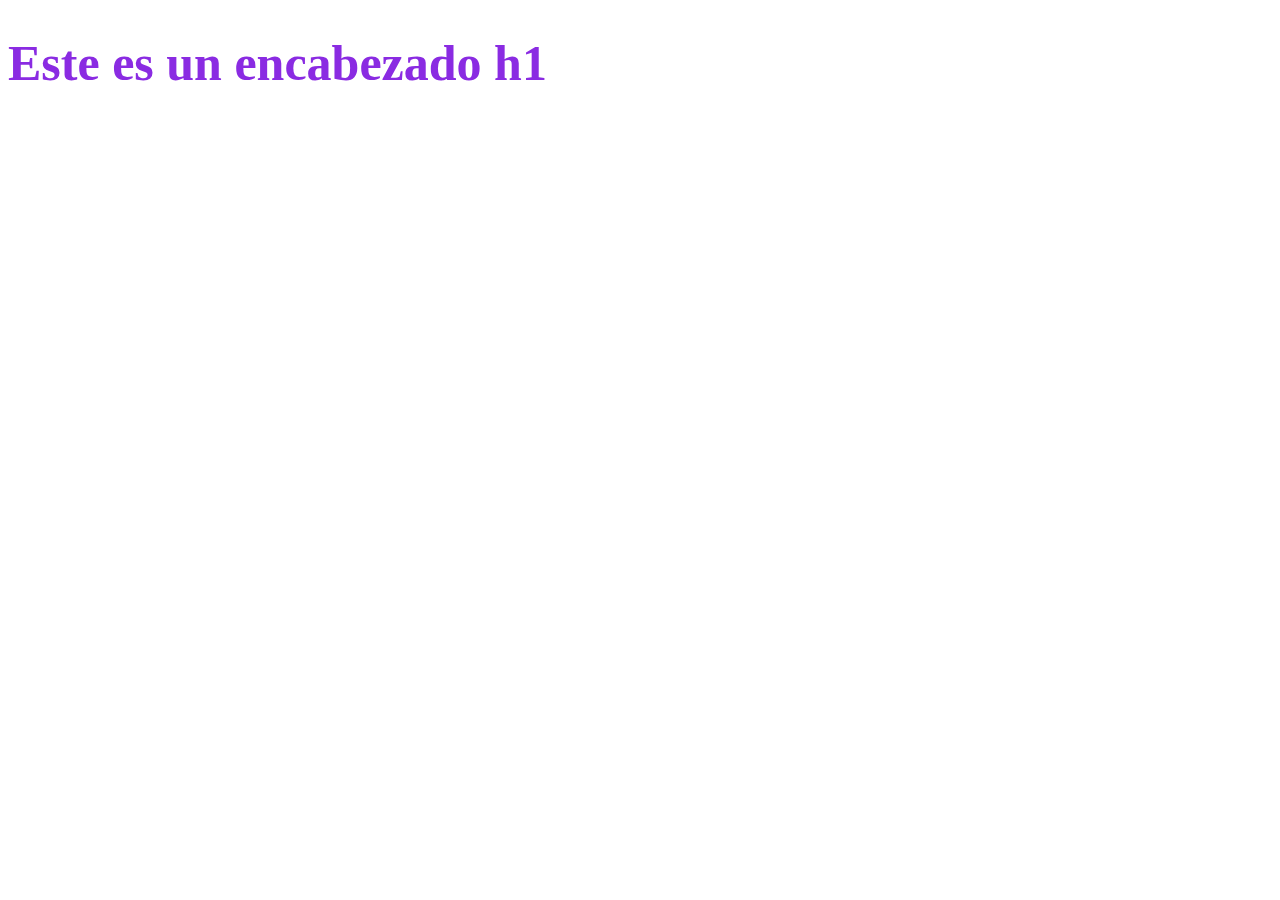
<file: Ejemplo/2 CSS/index.html>
<!DOCTYPE html>
<html lang="en">
<head>
    <meta charset="UTF-8">
    <meta name="viewport" content="width=device-width, initial-scale=1.0">
    <meta http-equiv="X-UA-Compatible" content="ie=edge">
    <title>Document</title>
    <style>
    /* h1 {
        color: blueviolet;
        font-size: 50px;
    } */
    </style>
    <link rel="stylesheet" href="estilos.css">
</head>
<body>
    <!-- <h1 style="color: blueviolet;font-size: 150px;" >Este es un encabezado h1</h1> -->
    <h1>Este es un encabezado h1</h1>
</body>
</html>
</file>
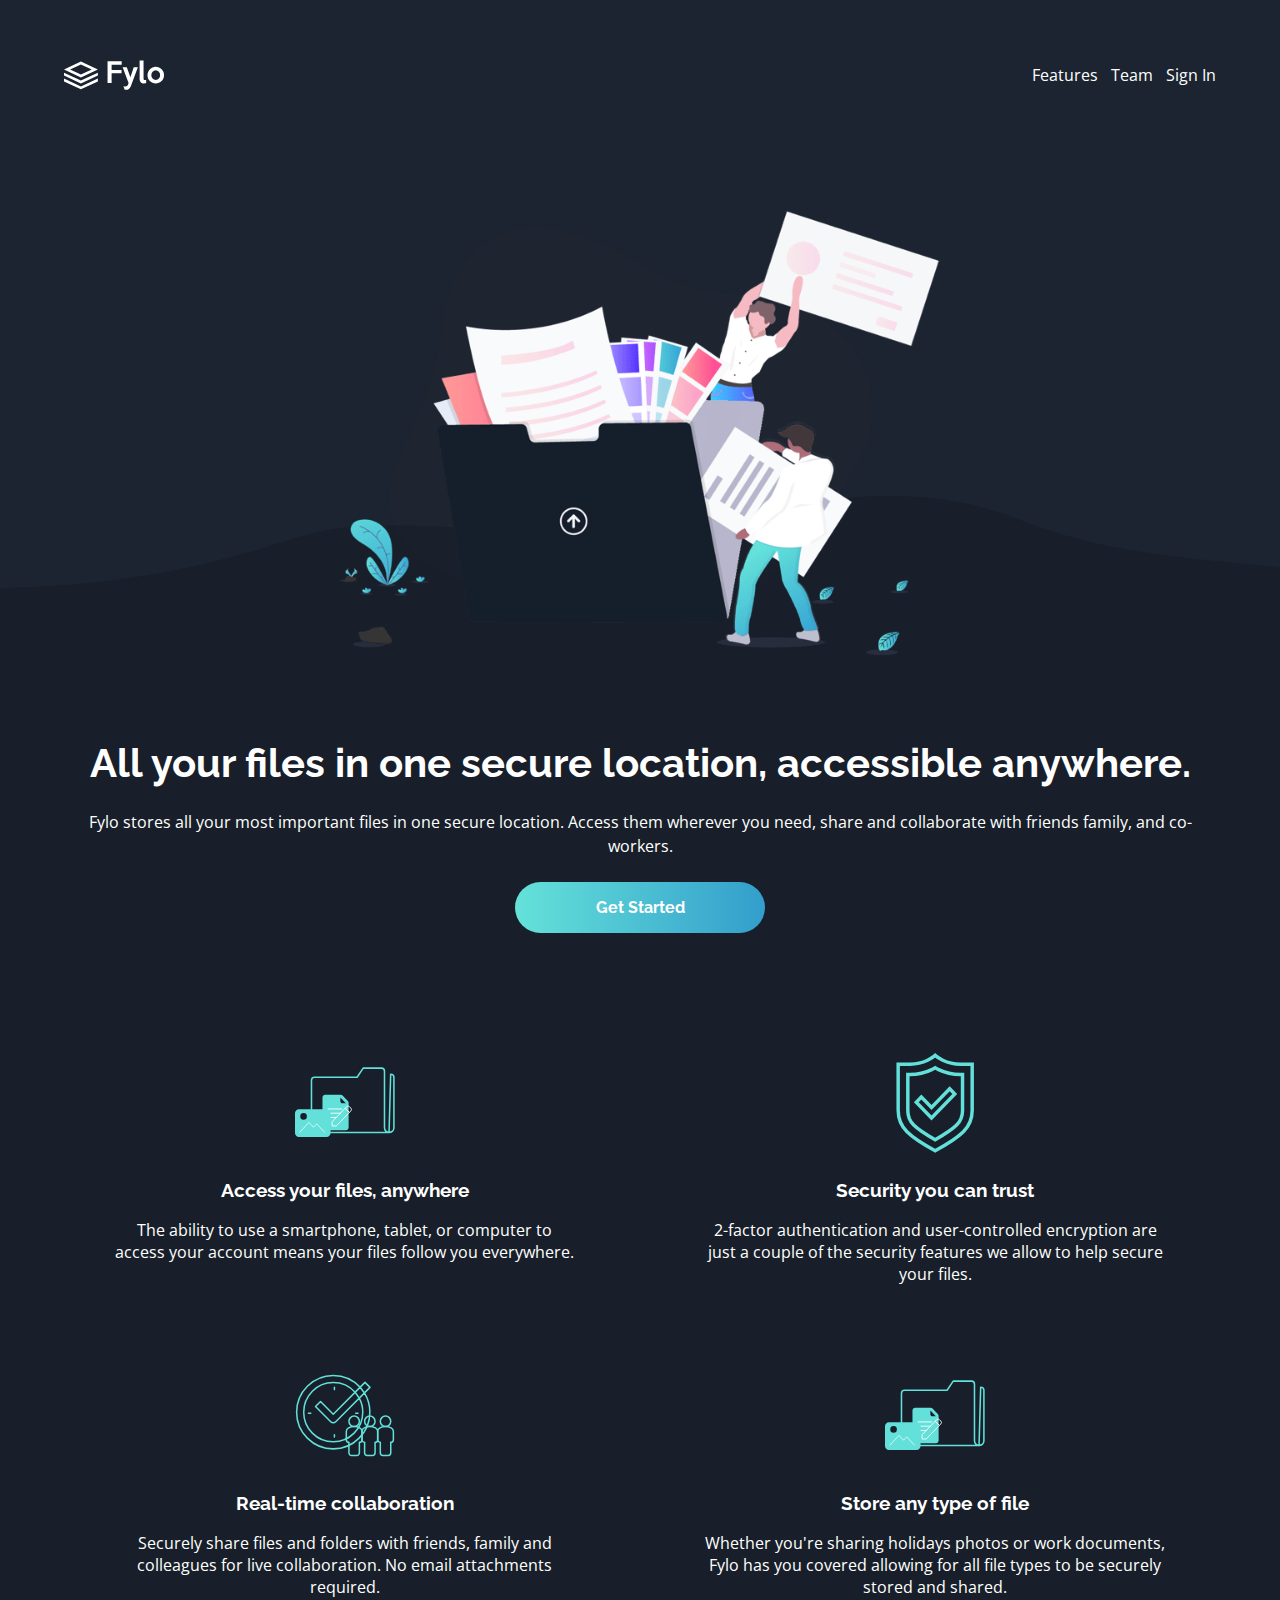
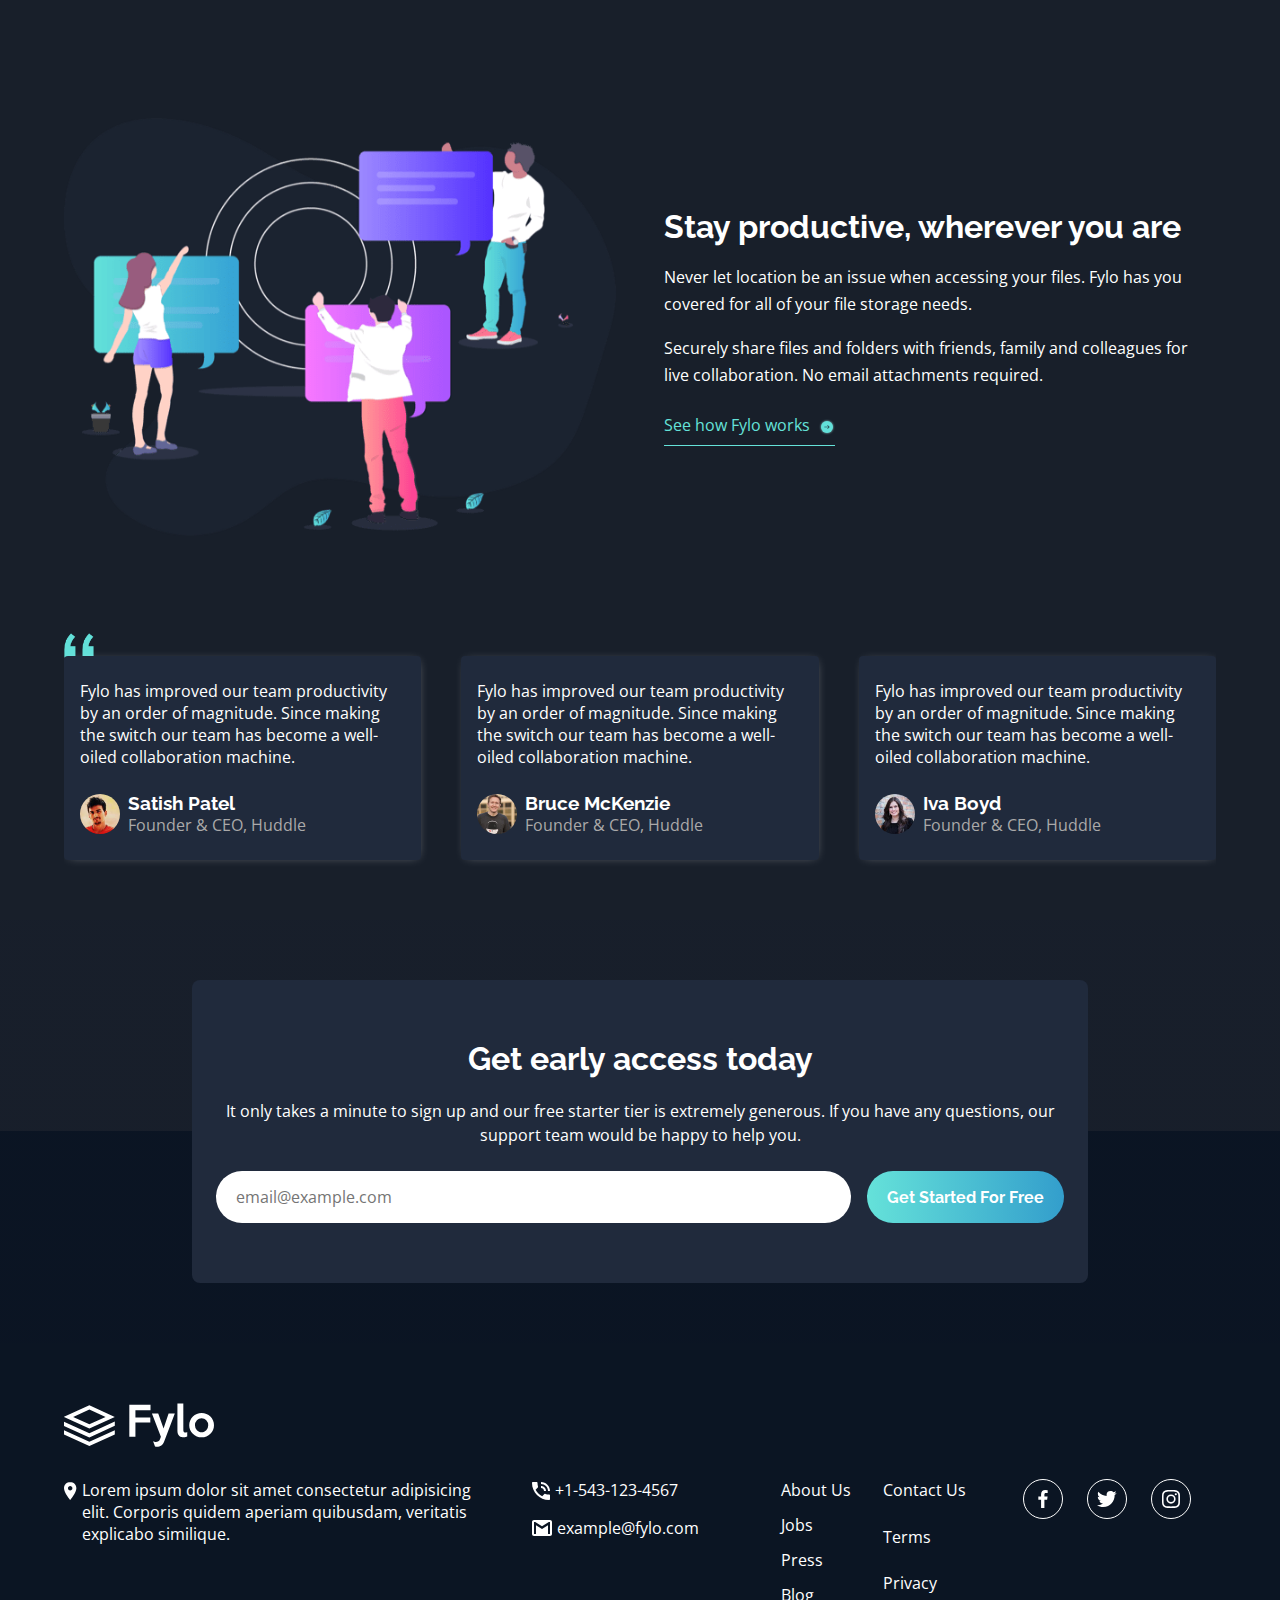
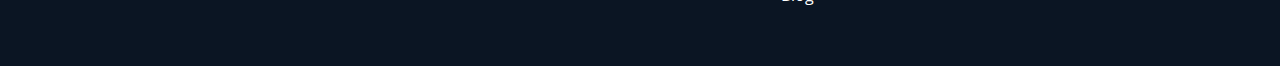
<file: Ejemplo/Landing-page-dark-main/index.html>
<!DOCTYPE html>
<html lang="en">
<head>
  <meta charset="UTF-8">
  <meta name="viewport" content="width=device-width, initial-scale=1.0"> <!-- displays site properly based on user's device -->
  <link rel="icon" type="image/png" sizes="32x32" href="./images/favicon-32x32.png">
  <title>Frontend Mentor | Fylo landing page with dark theme and features grid</title>
  <link rel="stylesheet" href="css/styles.css">
</head>
<body>

  <header class="hero">
    <div class="hero__wave"></div>

    <nav class="nav container">
      <figure class="nav__logo">
        <img src="images/logo.svg" class="nav__img">
      </figure>

      <a href="#" class="nav__link">Features</a>
      <a href="#" class="nav__link">Team</a>
      <a href="#" class="nav__link">Sign In</a>
    </nav>

    <section class="hero__main container">
      <img src="images/illustration-intro.png" class="hero__img">

      <h1 class="hero__title">All your files in one secure location, accessible anywhere.</h1>
      <p class="hero__paragraph">Fylo stores all your most important files in one secure location. Access them wherever 
        you need, share and collaborate with friends family, and co-workers.</p>
        <a href="#" class="hero__cta">  
          Get Started
        </a>
    </section>

  </header>

  <main class="main">
    <section class="about container">

      <article class="about__item">
        <figure class="about__picture">
          <img src="images/icon-any-file.svg" class="about__img">
        </figure>

        <h3 class="about__title"> Access your files, anywhere</h3>

        <p class="about__paragraph"> The ability to use a smartphone, tablet, or computer to access your account means your 
          files follow you everywhere.</p>
      </article>

      <article class="about__item">
        <figure class="about__picture">
          <img src="images/icon-security.svg" class="about__img">
        </figure>

        <h3 class="about__title">  Security you can trust
        </h3>

        <p class="about__paragraph"> 2-factor authentication and user-controlled encryption are just a couple of the security 
          features we allow to help secure your files.
        </p>
      </article>

      

 
      <article class="about__item">
        <figure class="about__picture">
          <img src="images/icon-collaboration.svg" class="about__img">
        </figure>

        <h3 class="about__title">Real-time collaboration</h3>

        <p class="about__paragraph">
          Securely share files and folders with friends, family and colleagues for live collaboration. 
          No email attachments required.</p>
      </article>

      <article class="about__item">
        <figure class="about__picture">
          <img src="images/icon-any-file.svg" class="about__img">
        </figure>

        <h3 class="about__title">  Store any type of file</h3>

        <p class="about__paragraph">  Whether you're sharing holidays photos or work documents, Fylo has you covered allowing for all 
          file types to be securely stored and shared.</p>
      </article>

    </section>

    <section class="productive container">

      <figure class="productive__picture">
        <img src="images/illustration-stay-productive.png" class="productive__img">
      </figure>

      <div class="productive__texts">

        <h3 class="productive__title"> Stay productive, wherever you are</h3>

        <p class="productive__paragraph"> Never let location be an issue when accessing your files. Fylo has you covered for all of your file 
          storage needs.</p>

        <p class="productive__paragraph">Securely share files and folders with friends, family and colleagues for live collaboration. No email 
          attachments required.</p>

        <a href="#" class="productive__cta">  
          See how Fylo works
          <img src="images/icon-arrow.svg" class="productive__arrow">
        </a>

      </div>
    </section>

    <section class="card container">

      <article class="card__item card__item--first">
        <p class="card__paragraph"> Fylo has improved our team productivity by an order of magnitude. Since making the switch our team has 
          become a well-oiled collaboration machine.</p>

        <div class="card__profile">
          <figure class="card__picture">
            <img src="images/profile-1.jpg"  class="card__img">
          </figure>
          
          <div class="card__info">
            <h3 class="card__name">Satish Patel</h3>
            <p class="card__job">Founder & CEO, Huddle</p>
          </div>
        </div>
      </article>

      <article class="card__item ">
        <p class="card__paragraph"> Fylo has improved our team productivity by an order of magnitude. Since making the switch our team has 
          become a well-oiled collaboration machine.</p>

        <div class="card__profile">
          <figure class="card__picture">
            <img src="images/profile-2.jpg"  class="card__img">
          </figure>
          
          <div class="card__info">
            <h3 class="card__name">Bruce McKenzie</h3>
            <p class="card__job">Founder & CEO, Huddle</p>
          </div>
        </div>
      </article>

      <article class="card__item ">
        <p class="card__paragraph"> Fylo has improved our team productivity by an order of magnitude. Since making the switch our team has 
          become a well-oiled collaboration machine.</p>

        <div class="card__profile">
          <figure class="card__picture">
            <img src="images/profile-3.jpg"  class="card__img">
          </figure>
          
          <div class="card__info">
            <h3 class="card__name">Iva Boyd</h3>
            <p class="card__job">Founder & CEO, Huddle</p>
          </div>
        </div>
      </article>


    </section>

    <section class="join">
      <div class="join__container container">
        <h3 class="join__title">  Get early access today
        </h3>
        <p class="join__paragraph"> It only takes a minute to sign up and our free starter tier is extremely generous. If you have any 
          questions, our support team would be happy to help you.</p>

        <form class="join__form">
          <input type="text" placeholder="email@example.com" class="join__input join__input--text">
          <input type="submit" value="Get Started For Free" class="join__input join__input--submit">
        </form>
      </div>
    </section>
  </main>

  <footer class="footer ">
    <section class="footer__container container">
      <img src="images/logo.svg" class="footer__logo">

      <div class="footer__items">
        <p class="footer__contact footer__contact--first">
          <img src="images/icon-location.svg" class="footer__icon">
          Lorem ipsum dolor sit amet consectetur adipisicing elit. Corporis quidem aperiam quibusdam, veritatis explicabo similique.
        </p>
  
  
        <div class="footer__content">
          
          <p class="footer__contact footer__contact--second">
            <img src="images/icon-phone.svg" class="footer__icon">
            +1-543-123-4567
          </p>
  
          <div class="footer__location">
            <p class="footer__contact">
              <img src="images/icon-email.svg" class="footer__icon">
              example@fylo.com
            </p>
          </div>
  
        </div>
  
        <nav class="footer__nav">
          <a href="#" class="footer__link">About Us</a>
          <a href="#" class="footer__link">Jobs</a>
          <a href="#" class="footer__link">Press</a>
          <a href="#" class="footer__link">Blog</a>
        </nav>
  
        <nav class="footer__nav">
          <a href="#" class="footer__link">Contact Us</a>
          <a href="#" class="footer__link">Terms</a>
          <a href="#" class="footer__link">Privacy</a>
        </nav>
  
        <div class="footer__social">
          <a href="#" class="footer__media"><img src="images/fb.svg" class="footer__img"></a>
          <a href="#" class="footer__media"><img src="images/twitter.svg" class="footer__img"></a>
          <a href="#" class="footer__media footer__media--last"><img src="images/instagram.svg" class="footer__img"></a>
        </div>
      </div>
      
    </section>


  </footer>

  <!-- 

  
  
  
  

  
  
  

  <footer>
    <p class="attribution">
      Challenge by <a href="https://www.frontendmentor.io?ref=challenge" target="_blank">Frontend Mentor</a>. 
      Coded by <a href="#">Your Name Here</a>.
    </p>
  </footer> -->
</body>
</html>
</file>
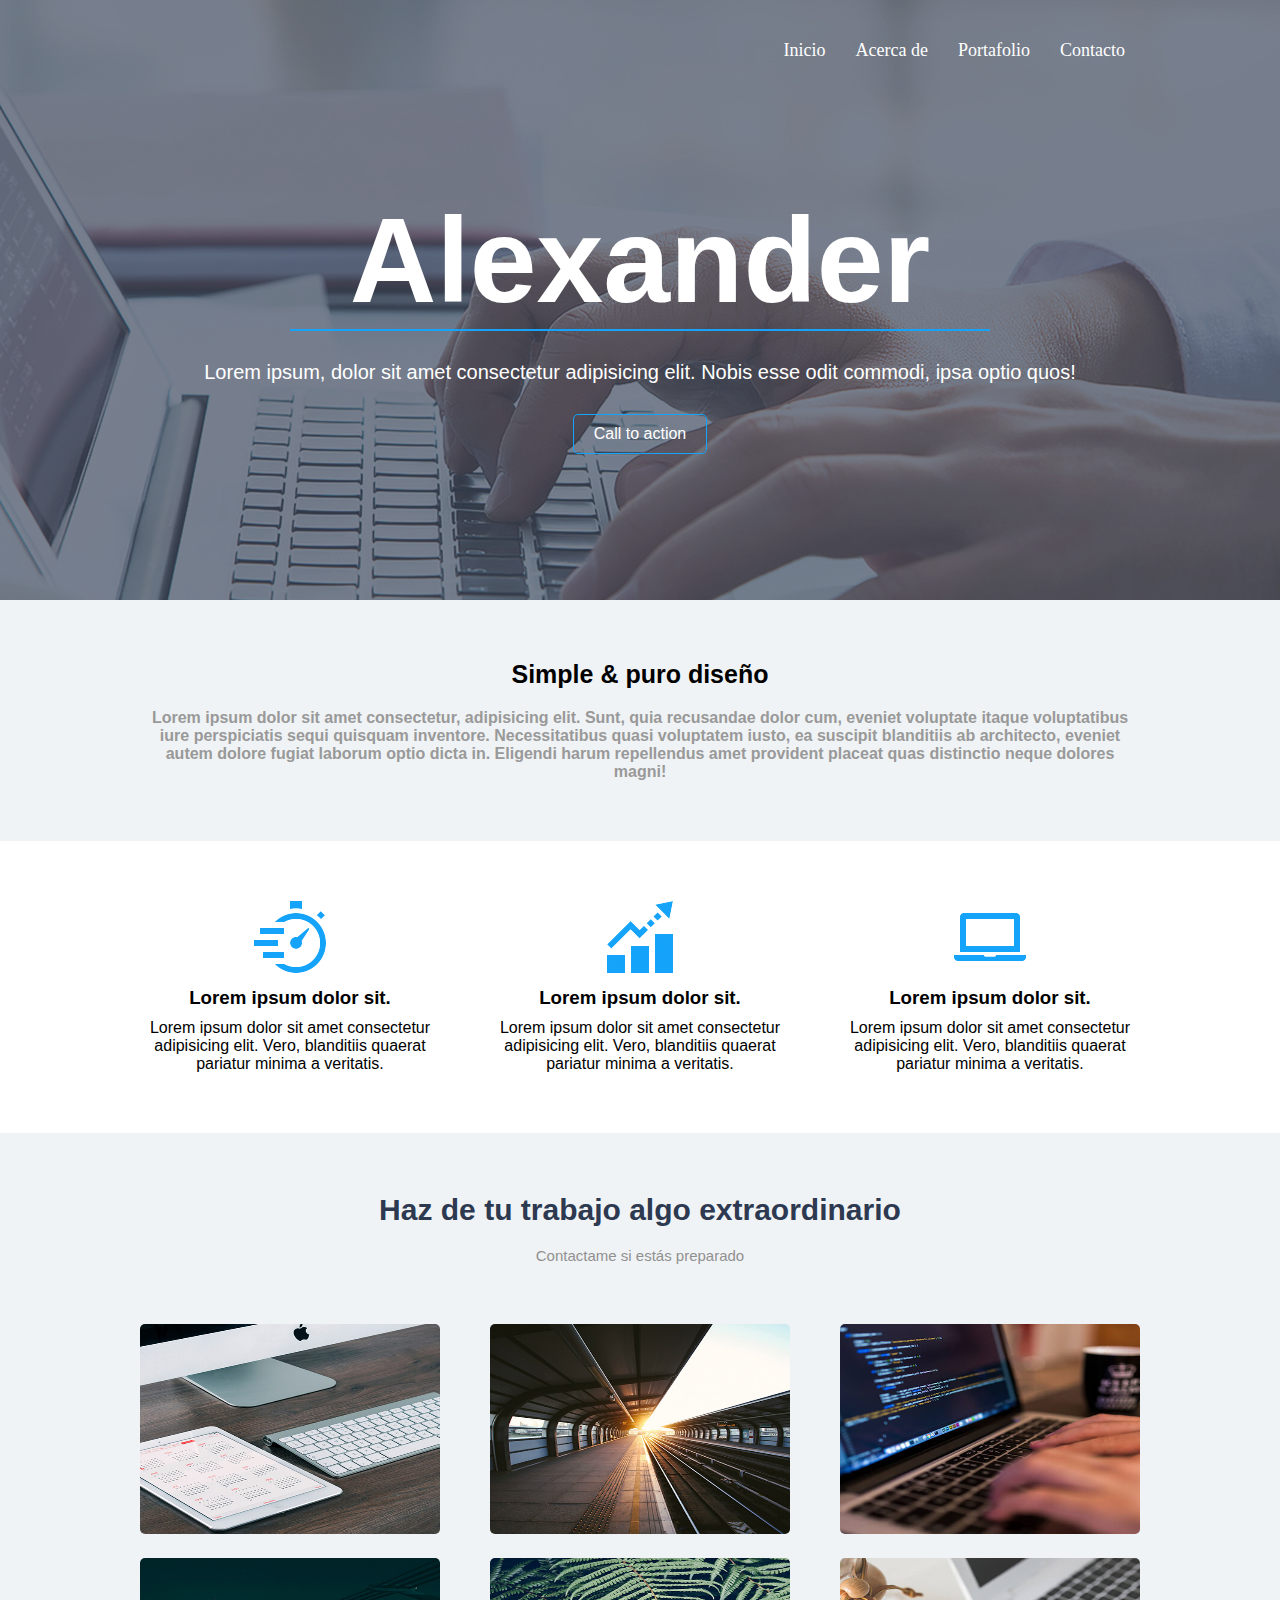
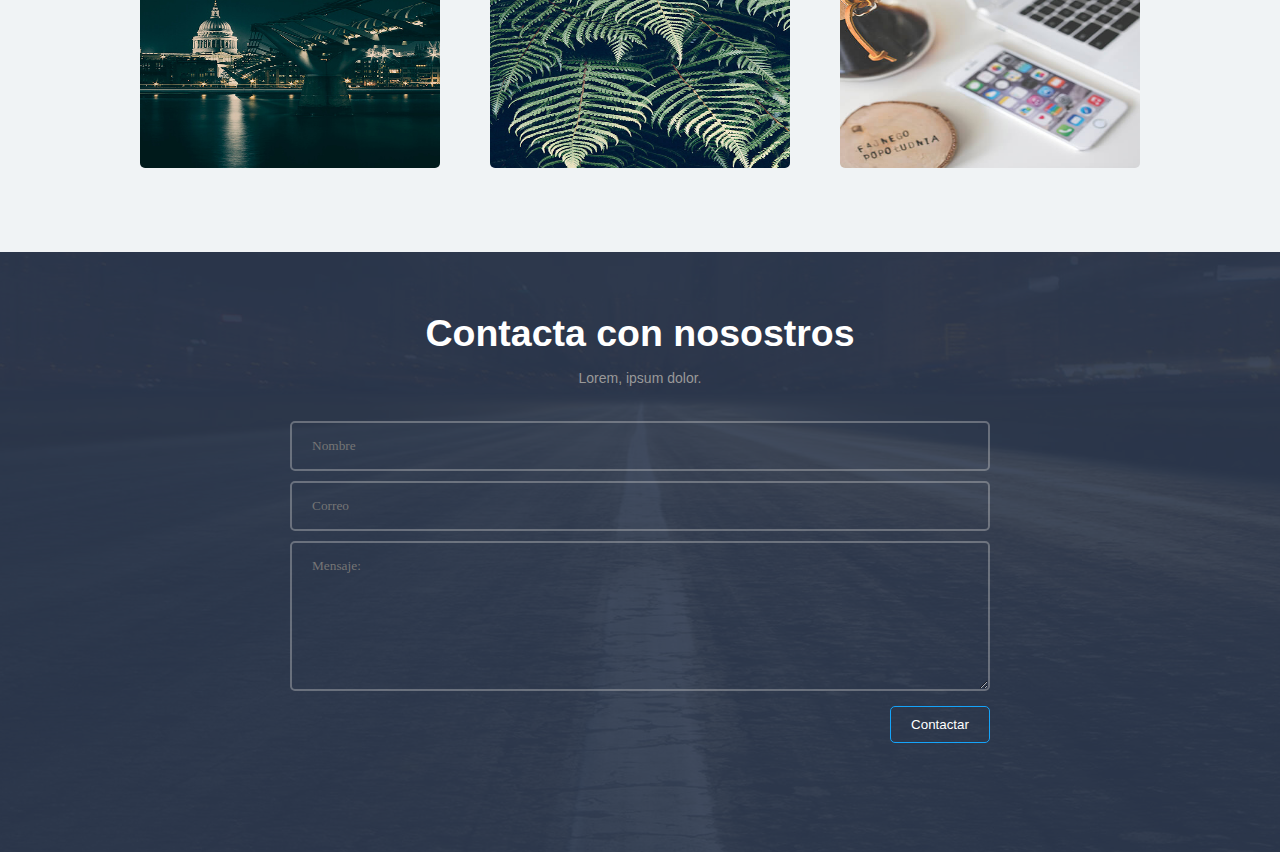
<file: Ejemplo/Pagina hecha por AlexCG Design/index.html>
<!DOCTYPE html> 
<html lang="en">
<head>
    <meta charset="UTF-8">
    <meta name="viewport" content="width=device-width, initial-scale=1.0">
    <meta http-equiv="X-UA-Compatible" content="ie=edge">
    <title>Página Alexander</title>
    <link rel="stylesheet" href="css/estilos.css">
</head>
<body>
    <header>
        <div class="contenedor">
            <nav class="menu">
                <a href="">Inicio</a>
                <a href="">Acerca de</a>
                <a href="">Portafolio</a>
                <a href="">Contacto</a>
            </nav>
            <div class="contenido-header">
                <h1 class="titulo-header">Alexander</h1>
                <span class="linea-header"></span>
                <h2 class="texto-header">Lorem ipsum, dolor sit amet consectetur <span class="desaparecer">adipisicing elit. Nobis esse odit commodi, ipsa optio quos!</span></h2>
                <a href="" class="action-header">Call to action</a>
            </div>
        </div>
    </header>
    <main>
        <section class="quienes">
           <div class="contenedor">
               <h3 class="quienes-titulo">Simple & puro diseño</h3>
               <p class="quienes-parrafo">Lorem ipsum dolor sit amet consectetur, adipisicing elit. Sunt, quia recusandae dolor cum, eveniet voluptate itaque
                voluptatibus iure perspiciatis sequi quisquam inventore. Necessitatibus quasi voluptatem iusto, ea suscipit blanditiis
                ab architecto, eveniet autem dolore fugiat laborum optio dicta in. Eligendi harum repellendus amet provident placeat quas
                distinctio neque dolores magni!</p>
            </div> 
        </section>
        <section class="quehacemos">
            <div class="contenedor">
                <div class="contenido-cajas">
                    <div class="tarjeta">
                        <img src="img/icono1.png" alt="" class="imagen-tarjeta">
                        <div class="contenido-tarjeta">
                            <h3 class="titulo-tarjeta">Lorem ipsum dolor sit.</h3>
                            <p class="parrafo-tarjeta">Lorem ipsum dolor sit amet consectetur adipisicing elit. Vero, blanditiis quaerat pariatur minima a veritatis.</p>
                        </div>
                    </div>
                    <div class="tarjeta">
                            <img src="img/icono2.png" alt="" class="imagen-tarjeta">
                            <div class="contenido-tarjeta">
                                <h3 class="titulo-tarjeta">Lorem ipsum dolor sit.</h3>
                                <p class="parrafo-tarjeta">Lorem ipsum dolor sit amet consectetur adipisicing elit. Vero, blanditiis quaerat pariatur minima a veritatis.</p>
                            </div>
                    </div>
                    <div class="tarjeta">
                            <img src="img/icono3.png" alt="" class="imagen-tarjeta">
                            <div class="contenido-tarjeta">
                                <h3 class="titulo-tarjeta">Lorem ipsum dolor sit.</h3>
                                <p class="parrafo-tarjeta">Lorem ipsum dolor sit amet consectetur adipisicing elit. Vero, blanditiis quaerat pariatur minima a veritatis.</p>
                            </div>
                    </div>
                </div>
            </div>
        </section>
        <section class="portafolio">
            <div class="contenedor">
                <div class="portafolio-textos">
                    <h2>Haz de tu trabajo algo extraordinario</h2>
                    <p>Contactame si estás preparado</p>
                </div>
                <section class="galeria">
                    <div class="fotos">
                        <img src="img/1.jpg" alt="">
                    </div>
                     <div class="fotos">
                        <img src="img/2.jpg" alt="">
                    </div>
                    <div class="fotos">
                        <img src="img/3.jpg" alt="">
                    </div>
                    <div class="fotos">
                        <img src="img/4.jpg" alt="">
                    </div>
                    <div class="fotos">
                        <img src="img/5.jpg" alt="">
                    </div>
                    <div class="fotos">
                        <img src="img/6.jpg" alt="">
                    </div>
                </section>
            </div>
        </section>
    </main>
    <footer>
        <section class="contacto">
            <div class="contenedor">
                <div class="footer-textos">
                    <h2>Contacta con nosostros</h2>
                    <p>Lorem, ipsum dolor.</p>
                </div>
                <form action="" class="formulario" method="POST">
                    <input type="text" placeholder="Nombre" id="nombre" name="nombre" required value="">
                    <input type="email" placeholder="Correo" id="correo" name="correo" required value="" class="email">
                    <textarea name="mensaje" id="mensaje" placeholder="Mensaje:"></textarea>
                   <div class="derecha">
                    <input class="boton derecha" type="submit" value="Contactar" name="submmit">
                    </div>
                </form>
            </div>
        </section>
    </footer>
</body>
</html>
</file>
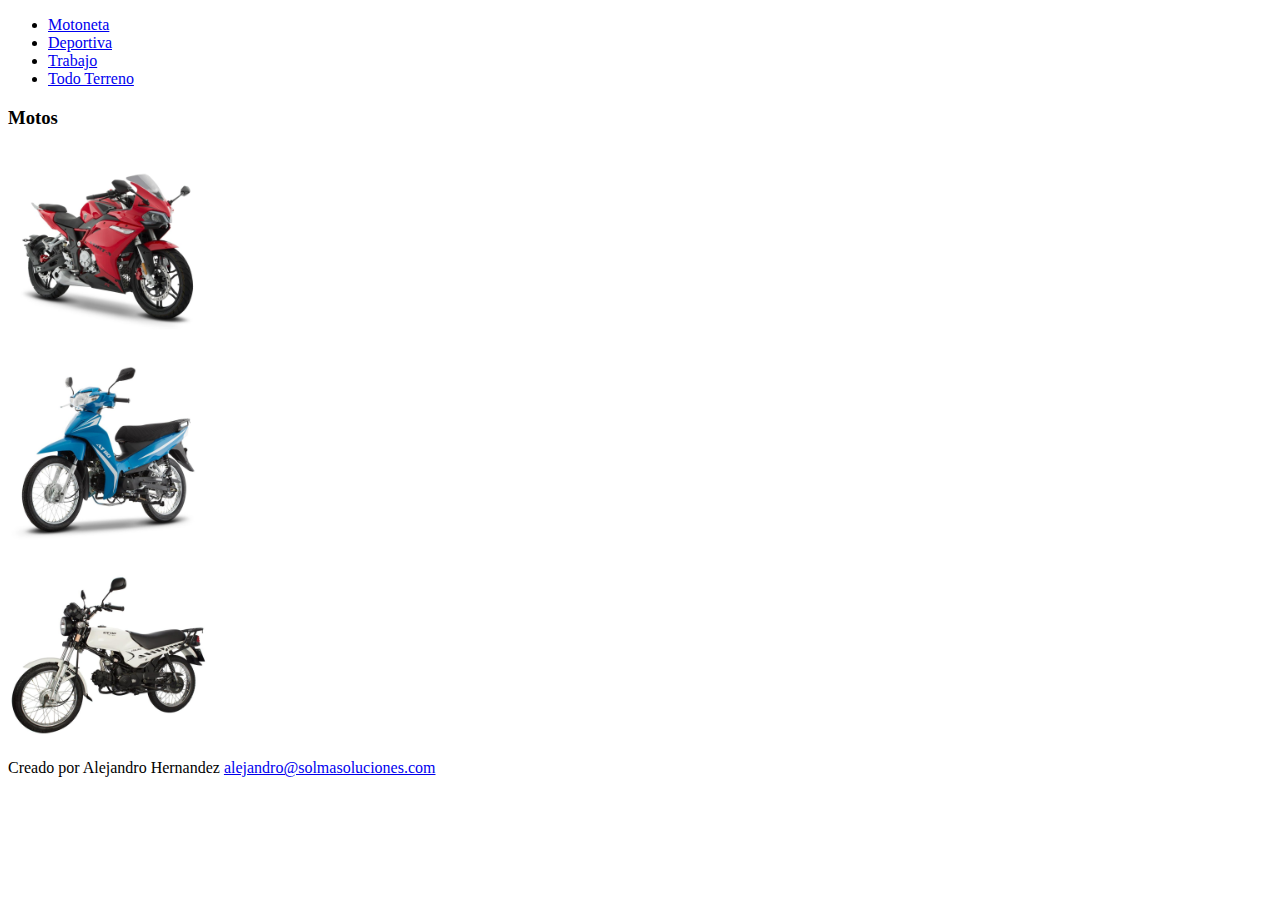
<file: Blog.html>
<!DOCTYPE html>
<html lang="en">
<head>
    <meta charset="UTF-8">
    <meta http-equiv="X-UA-Compatible" content="IE=edge">
    <meta name="viewport" content="width=device-width, initial-scale=1.0">
    <title>Blog Motos</title>
</head>
<body>
    <header>
        <ul>
            <li>
               
                <a  href="https://www.walmart.com.mx/autos-y-llantas/motos/motos-de-trabajo/motocicleta-italika-at110-azul-blanco-2021_00750302832889?gclid=Cj0KCQiA0p2QBhDvARIsAACSOOMCEv6GgcvPXs4IexsX1jpM97aGHboDvHimWUndp6gxzfAF2uzS4c0aAmMZEALw_wcB">
                    <i></i><span>Motoneta</span>
                </a>
            </li>
            <li>
                

                <a  href="https://www.walmart.com.mx/autos-y-llantas/motos/motos-deportivas/motocicleta-italika-vort-x-300r-rojo-negro-292-cc_00750067200023?gclid=Cj0KCQiA0p2QBhDvARIsAACSOOM1bRZYFPsegpOqda33qKwEA5OZvug6ktnlPrk7rG46Neubtb6gVS4aAup9EALw_wcB">
                    <i></i><span>Deportiva</span>
                </a>
            </li>
            <li>
                <a  href="/">
                    <i></i><span>Trabajo</span>
                </a>
            </li>
            <li>
                <a  href="/">
                    <i></i><span>Todo Terreno</span>
                </a>
            </li>
        </ul>
        
    </header>
    <H3>Motos</H3>

    <section>
        <div>
          <img height="200px"  src="assets/img/Deportiva.jpg" href="https://www.walmart.com.mx/autos-y-llantas/motos/motos-deportivas/motocicleta-italika-vort-x-300r-rojo-negro-292-cc_00750067200023?gclid=Cj0KCQiA0p2QBhDvARIsAACSOOM1bRZYFPsegpOqda33qKwEA5OZvug6ktnlPrk7rG46Neubtb6gVS4aAup9EALw_wcB" >

        </div>
        <div>
            <img height="200px"  src="assets/img/motoneta.jpg" href="https://www.walmart.com.mx/autos-y-llantas/motos/motos-deportivas/motocicleta-italika-vort-x-300r-rojo-negro-292-cc_00750067200023?gclid=Cj0KCQiA0p2QBhDvARIsAACSOOM1bRZYFPsegpOqda33qKwEA5OZvug6ktnlPrk7rG46Neubtb6gVS4aAup9EALw_wcB" >
        </div>
        <div>
            <img height="200px"  src="assets/img/trabajo.jpg" >
            
        </div>


    </section>
    <footer>

        <div>
            Creado por Alejandro Hernandez
            <a href="mailto:alejandro@solmasoluciones.com">alejandro@solmasoluciones.com</a>
        </div>
    </footer>
    
</body>
</html>
</file>
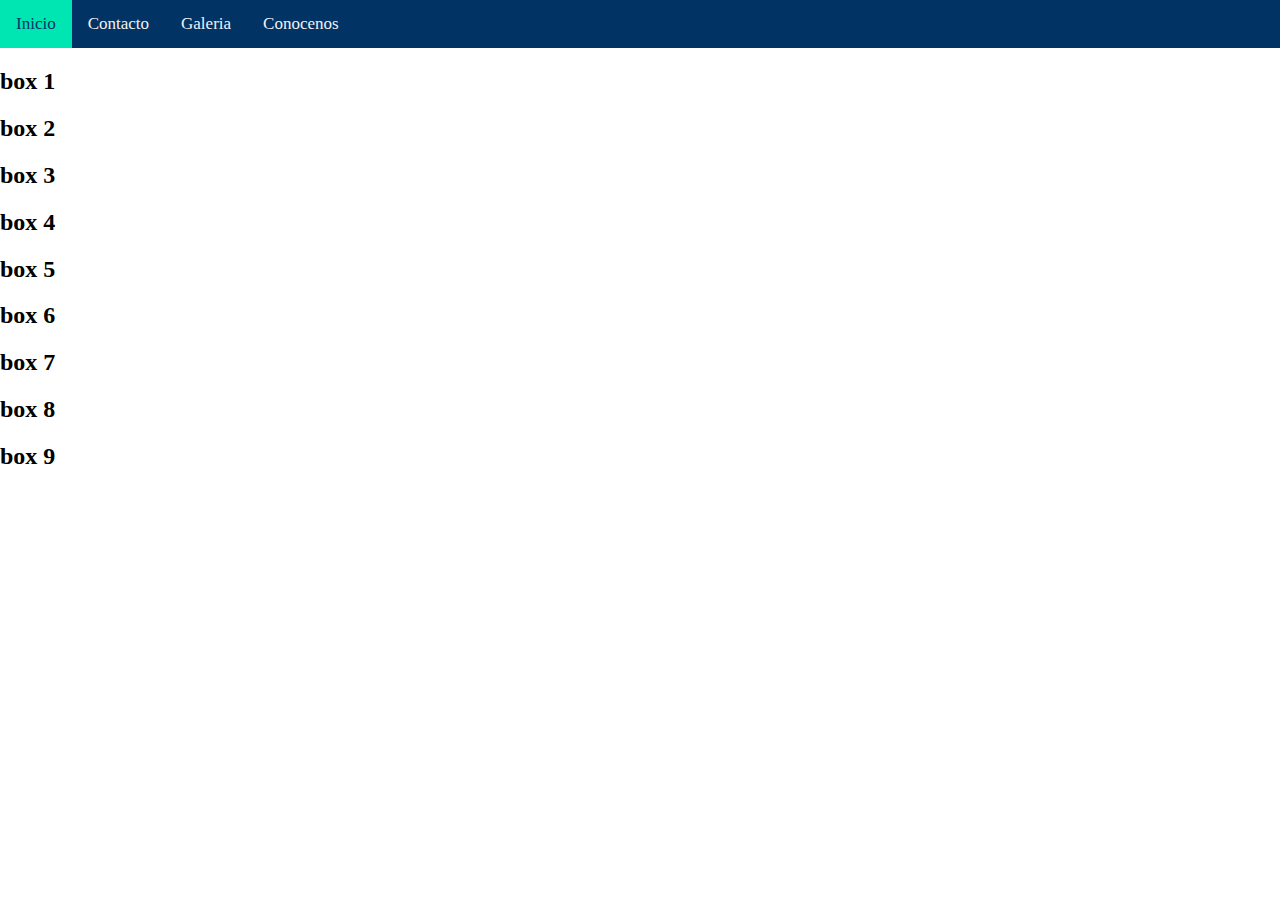
<file: grid/naranja.html>
<!DOCTYPE html>
<html lang="en" xmlns:mso="urn:schemas-microsoft-com:office:office" xmlns:msdt="uuid:C2F41010-65B3-11d1-A29F-00AA00C14882">
<head>
  <meta charset="UTF-8">
  <meta http-equiv="X-UA-Compatible" content="IE=edge">
  <meta name="viewport" content="width=device-width, initial-scale=1.0">
  <link rel="stylesheet" href="../styles.css">
  <title>Document</title>

<!--[if gte mso 9]><xml>
<mso:CustomDocumentProperties>
<mso:display_urn_x003a_schemas-microsoft-com_x003a_office_x003a_office_x0023_SharedWithUsers msdt:dt="string">U Camp: Web Dev Fundamentals C2 Members</mso:display_urn_x003a_schemas-microsoft-com_x003a_office_x003a_office_x0023_SharedWithUsers>
<mso:SharedWithUsers msdt:dt="string">122;#U Camp: Web Dev Fundamentals C2 Members</mso:SharedWithUsers>
</mso:CustomDocumentProperties>
</xml><![endif]-->
</head>
  <body>
    <header>
      <nav class="navbar">
        <a href="../index.html" >Inicio</a>
        <a href="#" >Contacto</a>
        <a href="#" >Galeria</a>
        <a href="#" >Conocenos</a>
      </nav>
    </header>
    <main>
      <section class="container-flex">
        <div class="item-flex" >
          <h2>box 1</h2>
        </div>
        <div class="item-flex">
          <h2>box 2</h2>
        </div>
        <div class="item-flex">
          <h2>box 3</h2>
        </div>
        <div class="item-flex">
          <h2>box 4</h2>
        </div>
        <div class="item-flex">
          <h2>box 5</h2>
        </div>
        <div class="item-flex">
          <h2>box 6</h2>
        </div>
        <div class="item-flex">
          <h2>box 7</h2>
        </div>
        <div class="item-flex">
          <h2>box 8</h2>
        </div>
        <div class="item-flex">
          <h2>box 9</h2>
        </div>
      </section>
    </main>
  </body>
</html>
</file>
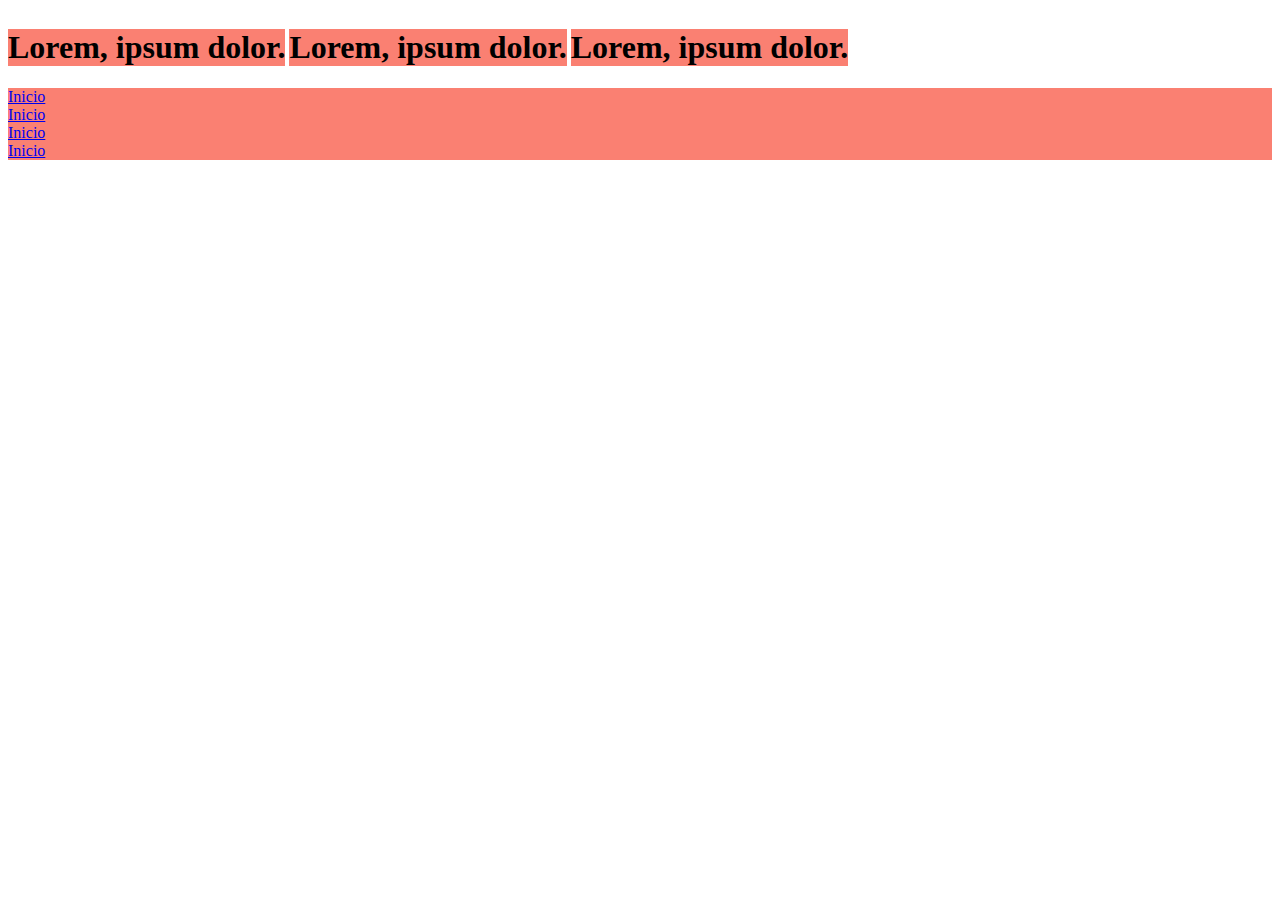
<file: Ejemplo/2 CSS/bloques.html>
<!DOCTYPE html>
<html lang="es">
<head>
    <meta charset="UTF-8">
    <meta name="viewport" content="width=device-width, initial-scale=1.0">
    <meta http-equiv="X-UA-Compatible" content="ie=edge">
    <link rel="stylesheet" href="bloques.css">
    <title>bloques</title>
</head>
<body>
    <h1>Lorem, ipsum dolor.</h1>
    <h1>Lorem, ipsum dolor.</h1>
    <h1>Lorem, ipsum dolor.</h1>
    <div>
        <a href="#">Inicio</a>
        <a href="#">Inicio</a>
        <a href="#">Inicio</a>
        <a href="#">Inicio</a>
    </div>
</body>
</html>
</file>
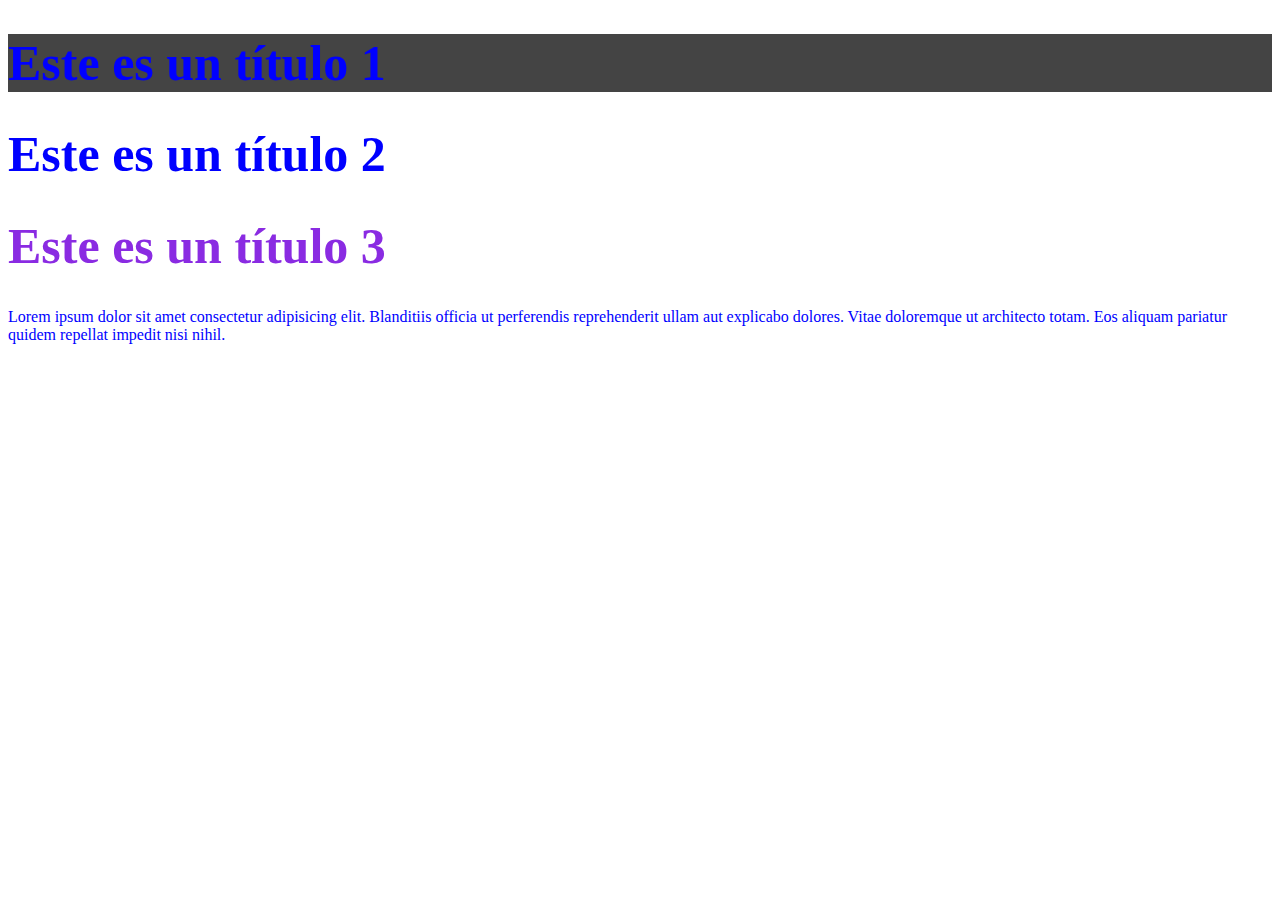
<file: Ejemplo/2 CSS/clases.html>
<!DOCTYPE html>
<html lang="en">
<head>
    <meta charset="UTF-8">
    <meta name="viewport" content="width=device-width, initial-scale=1.0">
    <meta http-equiv="X-UA-Compatible" content="ie=edge">
    <title>Document</title>
    <link rel="stylesheet" href="estilos.css">
</head>
<body>
    <h1 class="azul fondo">Este es un título 1</h1>
    <h1 id="unico">Este es un título 2</h1>
    <h1>Este es un título 3</h1>
    <p class="azul">Lorem ipsum dolor sit amet consectetur adipisicing elit. Blanditiis officia ut perferendis reprehenderit ullam aut explicabo dolores. Vitae doloremque ut architecto totam. Eos aliquam pariatur quidem repellat impedit nisi nihil.</p>
</body>
</html>
</file>
<file: Ejemplo/2 CSS/estilos.css>
h1 {
    color: blueviolet;
    font-size: 50px;
}
#unico{
    color: blue;
    font-size: 50px;
}
.azul{
    color: blue;
}
.fondo{
    background: #444;
}
</file>
<file: Ejemplo/Landing-page-dark-main/css/styles.css>
@import url('https://fonts.googleapis.com/css2?family=Open+Sans:wght@400;700&family=Raleway:wght@400;700&display=swap');

*,
::after,
::before {
    margin: 0;
    box-sizing: border-box;
}

:root {
    --blue-intro: hsl(217, 28%, 15%);
    --blue-main: hsl(218, 28%, 13%);
    --blue-footer: hsl(216, 53%, 9%);
    --blue-testimonials: hsl(219, 30%, 18%);
    --white: hsl(0, 0%, 100%);
    --cyan-gradient: hsl(176, 68%, 64%);
    --blue-gradient: hsl(198, 60%, 50%);
    --light-red: hsl(0, 100%, 63%);
    --gradient: linear-gradient(to right, var(--cyan-gradient), var(--blue-gradient));
    --body-font: 'Open Sans', sans-serif;
    --heading-font: 'Raleway', sans-serif;
    --padding-container: 60px 0;
}

body{
    font-family: var(--body-font);
    background-color: var(--blue-main);
}

.hero{
    background-color: var(--blue-intro);
    position: relative;
}

.hero__wave{
    position: absolute;
    bottom: 0;
    left: 0;
    right: 0;
    height: 40%;
    background-color: var(--blue-main);
}

.hero__wave::before{
    content: "";
    position: absolute;
    top: -100px;
    width: 100%;
    height: 100px;
    background-repeat: no-repeat;
    background-image: url("../images/bg-curvy-mobile.svg");
    background-size: 100% 100px;
}

/* .hero *{
    outline: 1px solid #fff;
} */

.container{
    width: 90%;
    max-width: 1200px;
    margin: 0 auto;
    padding: 60px 0;
    overflow: hidden;

}

.nav{
    display: flex;
    align-items: center;
}

.nav__logo{
    width: 100px;
}

.nav__img{
    width: 100%;
    display: block;
}

.nav__link{
    display: inline-block;
    color: #fff;
    text-decoration: none;
    margin-left: .8em;
}

.nav__link:first-of-type{
    margin-left: auto;
}

.hero__main{
    color: #fff;
    display: grid;
    gap: 1.5em;
    text-align: center;
    position: relative;

}

.hero__img{
    width: 100%;
    display: block;
    margin: 0 auto;
    max-width: 600px;
}

.hero__title{
    margin-top: 1.5em;
    font-family: var(--heading-font);
}

.hero__paragraph{
    line-height: 1.5;
    /* margin: .5em 0; */
}

.hero__cta{
    width: 250px;
    padding: 1em 0;
    border-radius: 2em;
    background-image:var(--gradient);
    color: #fff;
    font-weight: bold;
    place-self: center;
    font-family: var(--heading-font);
    text-decoration: none;
}

.about{
    color: #fff;
    text-align: center;
    display: flex;
    flex-direction: column;
    gap: 5em;
}

.about *{
    /* outline: 1px solid #fff; */
}

.about__img{
    width: 100px;
    height: 100px;
    object-fit: contain;
    display: block;
    margin: 0 auto;
}

.about__title{
    margin-top: 1.4em;
    margin-bottom: 1em;
    font-family: var(--heading-font);
}

.productive{
    color: #fff;
    display: grid;
    gap: 3em;
}

.productive__img{
    display: block;
    width: 100%;
    margin: 0 auto;
    max-width: 600px;
}

.productive__title{
    font-family: var(--heading-font);
    margin-bottom: .7em;
}

.productive__paragraph{
    line-height: 1.7;
    margin-bottom: 1em;
}


.productive__cta{
    display: inline-block;
    color: var(--cyan-gradient);
    line-height: 2.5;
    text-decoration: none;
    border-bottom: 1px solid var(--cyan-gradient);
}

.productive__arrow{
    margin-left: .3em;
    vertical-align: middle;
}

.card{
    color: #fff;
    display: flex;
    flex-direction: column;
    gap: 2.5em;
}

.card__item{
    background-color: var(--blue-testimonials);
    width: 90%;
    margin: 0 auto;
    padding: 1.5em 1em;
    border-radius: 4px;
    box-shadow: 1px 1px 10px -5px rgb(255, 255, 255, .5);
}

.card__item--first{
    position: relative;
}

.card__item--first::before{
    content: "";
    position: absolute;
    top: -30px;
    left: 0;
    background-image: url("../images/bg-quotes.png");
    width: 30px;
    height: 40px;
    background-size: contain;
    background-repeat: no-repeat;
    background-position: center;
    z-index: -1;
}

.card__profile{
    margin-top: 1.5em;
    display: flex;
    align-items: center;
    gap: .5em;
}

.card__picture{
    width: 40px;
    height: 40px;
}

.card__img{
    width: 100%;
    border-radius: 50%;
    object-fit: cover;
}

.card__name{
    font-size: 1.2rem;
    font-family: var(--heading-font);
}

.card__job{
    color: #aaa9a9;
}

.join{
    background-image: linear-gradient(var(--blue-main) 50%, var(--blue-footer) 50%);
    color: #fff;
    padding: 60px 0;
}

.join__container{
    background-color: var(--blue-testimonials);
    border-radius:8px ;
    padding-left: 1.5em;
    padding-right: 1.5em;
    text-align: center;
}

.join__title{
    font-family: var(--heading-font);
    margin-bottom: 1em;
}

.join__paragraph{
    line-height: 1.5;
    margin-bottom: 1.5em;
}

.join__form{
    display: grid;
    gap: 1em;
}

.join__input{
    padding: 15px 20px;
    font: inherit;
    border-radius: 30px;

    outline: none;
    border: none;
}

.join__input--submit{
    background-image: var(--gradient);
    color: #Fff;
    font-family: var(--heading-font);
    font-weight: bold;
}


.footer{
    background-color: var(--blue-footer);
    color: #fff;
}

.footer__items{
    display: grid;
    gap: 1em;   
}

.footer__logo{
    width: 150px;
    display: block;
    margin-bottom: 2em;
}

.footer__contact{
    display: flex;
    align-items: flex-start;
    gap: 5px;
}

.footer__contact--second{
    margin-bottom: 1em;
}


.footer__icon{
    margin-top: 3px;
}

.footer__nav{
    margin-top: 2.5em;
    display: grid;
    gap: .8em;
}

.footer__link{
    color: #fff;
    text-decoration: none;
}

.footer__social{
    margin-top: 2em;
   margin: 0 auto;
}

.footer__media{
    width: 40px;
    height: 40px;
    display: inline-flex;
    justify-content: center;
    align-items: center;
    color: #fff;
    border: 1px solid;
    border-radius: 50%;
    margin-right: 20px;
}

.footer__media--last{
    margin-right: 0;
}

@media (min-width:740px){
    .hero__title{
        font-size: 2.5rem;
    }

    .hero__wave::before{       
        background-image: url("../images/bg-curvy-desktop.svg");
    }

    .about{
        flex-direction: row;
        flex-wrap: wrap;
        justify-content: space-evenly;
    }

    .about__item{
        width: 40%;
    }

    .productive{
        grid-template-columns: 1fr 1fr;
        align-items: center;
    }

    .productive__title{
        font-size: 2rem;
        margin-bottom: .6em;
    }

    .card{
        flex-direction: row;
    }

    .join__container{
        width: 70%;
    }

    .join__title{
       font-size: 2rem;
        margin-bottom: .7em;
    }

    .join__form{
        grid-template-columns: 1fr max-content;
    }

    
    .footer__items{
        grid-template-columns: 2fr 1fr max-content max-content 1fr ;
        gap: 2em;
    }

    
    .footer__nav{
        margin-top: 0;

    }

    .footer__media{
        margin-bottom: 1em;
    }
  
    .footer__social{
        margin-top: 0em;
        
    }
    
    
    .footer__media--last{
        margin-right: 0;
    }
}
</file>
<file: Ejemplo/Pagina hecha por AlexCG Design/css/estilos.css>
*{
    margin:0;
    padding:0;
    box-sizing: border-box;
}

body{
    background: #fff;
    font-family: 'Montserrat', sans-serif;
    font-size: 16px;
}

.contenedor{
    width: 90%;
    max-width: 1000px;
    overflow: hidden;
    margin: auto;
}

header{
    background-image: url('../img/portada.png');
    height:600px;
    background-repeat: no-repeat;
    background-position:center;
    background-attachment: cover;
}
header .menu{
    margin:30px 0;
    display:flex;
    justify-content: flex-end;
    flex-wrap: wrap;
}
header .menu a:hover{
    text-decoration: underline;
}
header .menu a{
    font-size:18px;
    font-family: 'lato';
    font-weight: 300;
    display: inline-block;
    padding:10px 0;
    margin:0 15px;
    color:#fff;
    text-decoration: none;
}
header .contenido-header{
    margin:120px 0;
    display: flex;
    flex-direction: column;
    flex-wrap: wrap;
    justify-content: center;
    align-content: center;
}
header .contenido-header .titulo-header{
    font-size: 120px;
    text-align: center;
    color: #fff;
    text-align: center;
}

header .contenido-header .linea-header{
    width: 700px;
    margin: auto;
    height:2px;
    background: #15a4fa;
    margin-bottom:30px;
    text-align: center;
}

header .contenido-header .texto-header{
    color:#fff;
    font-weight: 300;
    margin-bottom:30px;
    font-size:20px;
    text-align: center;
}

header .contenido-header .action-header{
    display: inline-block;
    margin: auto;
    color: #fff;   
    text-decoration: none;
    border:1px solid #15a4fa;
    padding: 10px 20px;
    border-radius: 5px;
}

header .contenido-header .action-header:hover{
    background: #15a4fa;
    color: #fff;
}

main .quienes{
    background: #f0f3f5;
    padding:60px 0;
}

main .quienes .quienes-titulo{
    color:#000;
    font-size: 25px;
    text-align: center;
    margin-bottom:20px;
}

main .quienes .quienes-parrafo{
    text-align: center;
    color:#999999;
    font-weight: 600;
}

main .quehacemos{
    margin:60px 0;  
}
main .contenido-cajas{
    display: flex;
    justify-content: space-between;
    flex-wrap: wrap;
}

main .quehacemos .contenido-cajas .tarjeta{
    width: 30%;
    text-align: center;
}

main .quehacemos .contenido-cajas .tarjeta .contenido-tarjeta .titulo-tarjeta{
    margin:10px 0;   
}

main .portafolio{
    background: #f0f3f5;
    padding: 60px 0;
}

main .portafolio .portafolio-textos{
    text-align: center;
    margin-bottom: 60px;
    color:#2d3950;
    font-size: 20px;
}

main .portafolio .portafolio-textos p{
    color: #909090;
    font-size: 15px;
    margin:20px 0 0 0;
}

main .portafolio .galeria{
    display: flex;
    justify-content: space-between;
    flex-wrap: wrap;
}

main .portafolio .galeria .fotos{
    width: 30%;
    margin-bottom:20px;
}

main .portafolio .galeria .fotos img{
    width: 100%;
    height:210px;
    border-radius: 5px;
}
main .portafolio .galeria .fotos img:hover{
    opacity:.6;
    cursor: pointer;
}

footer .contacto{
    height:600px;
    background-image: url(../img/footer.png);
    background-position:center;
    padding:60px 0;
}

footer .footer-textos{
    text-align: center;
    color: #fff;
    font-size:25px;
}

footer .footer-textos p{
    font-size: 14px;
    margin:15px 0 30px 0;
    color: #999999;

}
form{
    display: flex;
    flex-direction: column;
    margin: auto;
    width: 70%;
    
}
footer .contacto  input[type="text"], footer .contacto  input[type="email"],
footer .contacto  textarea{
    width: 100%;
    margin: 5px 0;
    padding: 15px 20px;
    background: none;
    border-radius: 5px;
    color:rgb(204, 204, 204);
    border: 2px solid rgba(204, 204, 204, 0.383);
    font-family: 'lato';
    font-weight: 300;
}

footer .contacto  textarea{
    height:150px;
    max-height: 150px;
    max-width: 100%;
    min-width: 100%;
    min-height: 150px;
}
.derecha{
   display: flex;
   justify-content: flex-end;
}
footer .contacto  input[type="submit"]{
    display:block;
    width: 100px;
    margin:10px 0;
    padding: 10px 15px;
    background: none;
    border:1px solid #15a4fa;
    border-radius: 5px;
    color:#fff;
    cursor: pointer;
    float:right;

}
footer .contacto  input[type="submit"]:hover{
    background: #15a4fa;
    color: #fff;
}

.footer{
    height:200px;
    background: #000;
}

@media screen and (max-width:760px){
    header .menu{
        justify-content: center;
    }
    header .contenido-header .texto-header{
       font-size:18px;
    }
    header .contenido-header .texto-header .desaparecer{
        display: none;
    }
}

@media screen and (max-width:630px){
    header .contenido-header .titulo-header{
        font-size:80px;
    }
    header .contenido-header .linea-header{
        width: 400px;
    }
    main .portafolio .galeria .fotos{
        width:49%;
    }
}

@media screen and (max-width: 500px){
    header .contenido-header .titulo-header{
        font-size:40px;
    }
    main .quehacemos .contenido-cajas .tarjeta{
       width: 48%;
    }
    main .contenido-cajas{
        justify-content: center
    }
    main .quehacemos .contenido-cajas .tarjeta{
        margin:20px 0;
    }
}

@media screen and (max-width: 350px){
    main .quehacemos .contenido-cajas .tarjeta{
        width: 98%;
    }
    header .contenido-header .texto-header{
        font-size:15px;
    }
}
</file>
<file: styles.css>
/* body {
  background-color: black;
}

p {
  font-size: 20px;
}
/* primer parrafo */
/*.p-green {
  color: greenyellow;
}

#main-section {
  background-color: skyblue;
} */

/* 
  Soy un comentario
 */

/* Book page */

/* * {
  margin: 0;
} */

body {
  margin: 0;
}

.navbar {
  background-color: #023365;
  height: 48px;
  width: 100%;
}

.navbar a {
  float: left;
  color: #f2f2f2;
  text-align: center;
  padding: 14px 16px;
  text-decoration: none;
  font-size: 17px;
}

.navbar a:hover {
  background-color: #00e6b2;
  color: #023365;
}

.hero-image {
  background-image: url("./assets/images/books.jpeg");
  height: 450px;
  width: 100%;
  background-size: cover;
  background-attachment: fixed;
  background-repeat: no-repeat;
}

.hero-text {
  text-align: center;
  position: absolute;
  top: 20%;
  left: 50%;
  color: #fff;
}
</file>
<file: Ejemplo/2 CSS/bloques.css>
h1{
    background: salmon;
    display: inline-block;
}
a{
    background: salmon;
    display: block;
}
</file>
